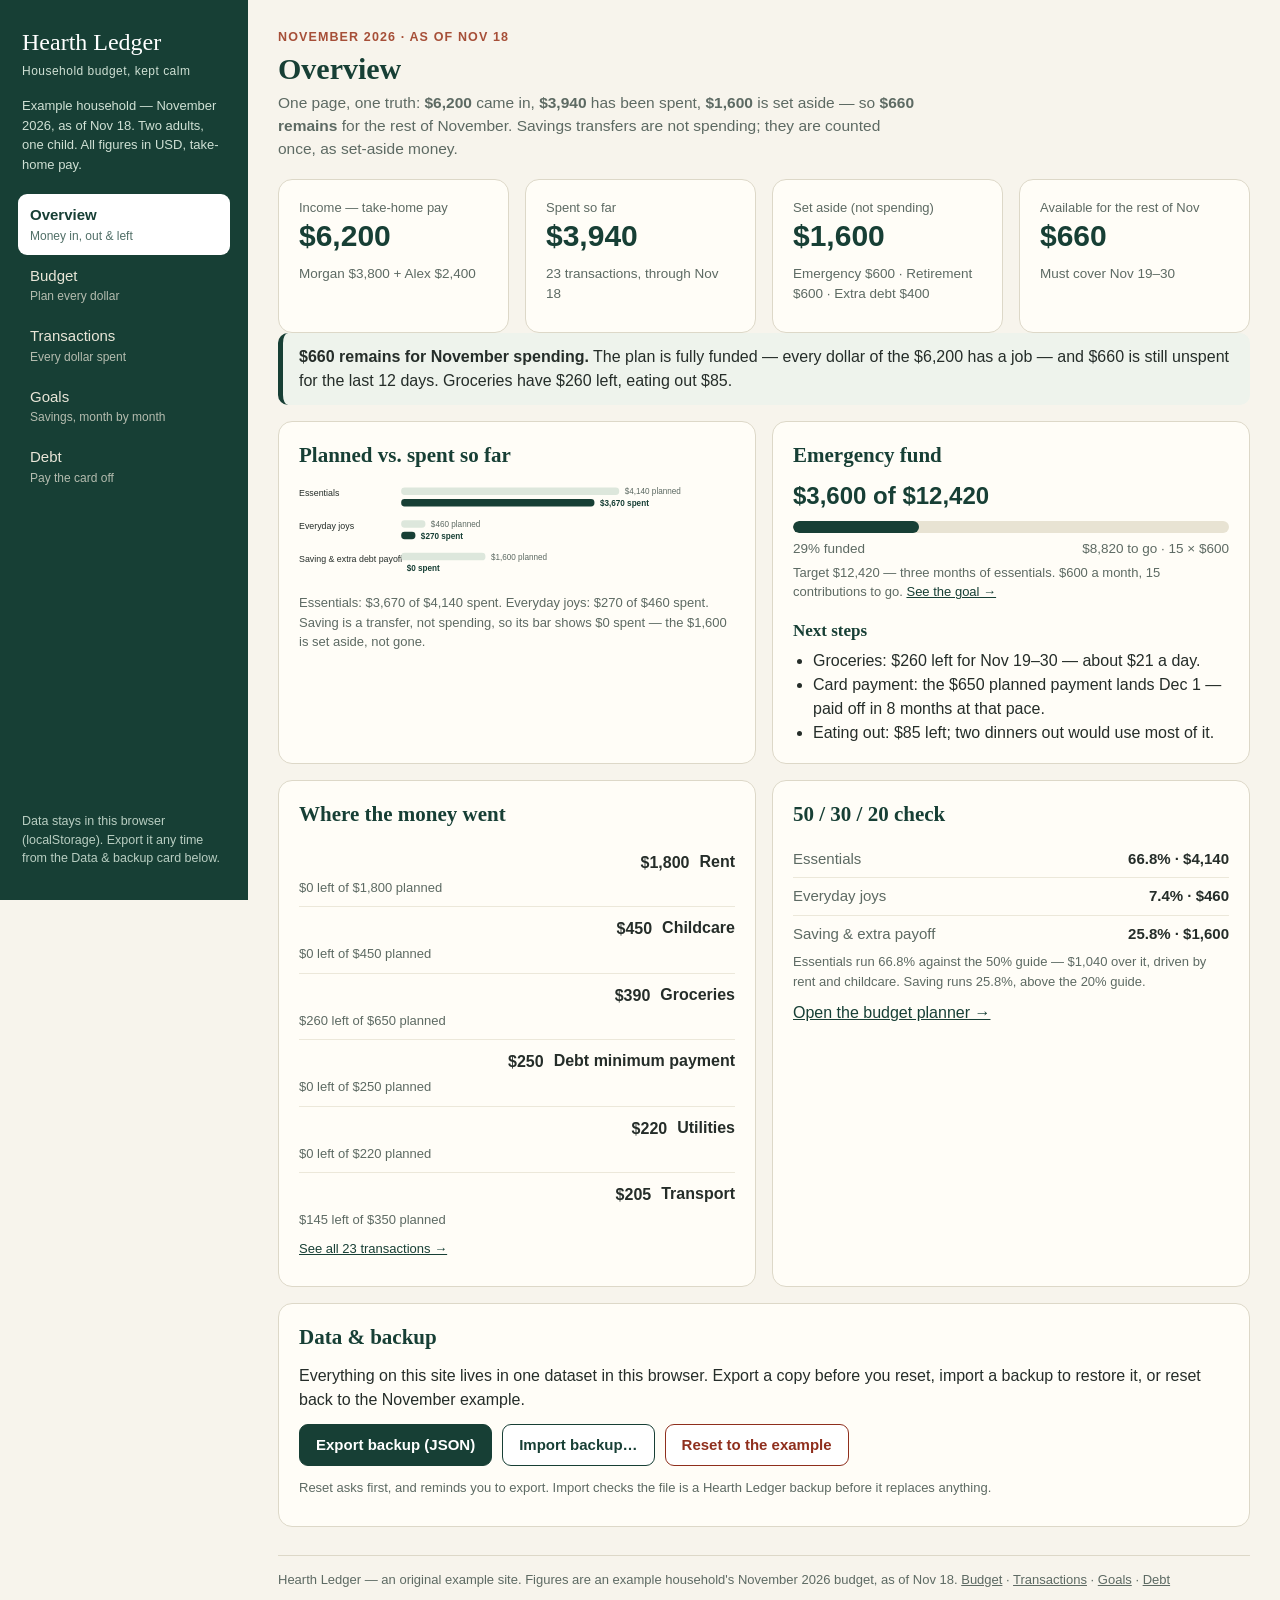
<file: app/index.html>
<!DOCTYPE html>
<html lang="en">
<head>
<meta charset="utf-8">
<meta name="viewport" content="width=device-width, initial-scale=1">
<title>Hearth Ledger — Household Budget Overview</title>
<meta name="description" content="Hearth Ledger: one household's November 2026 budget — income, spending, savings and debt, all from a single example dataset.">
<link rel="stylesheet" href="css/style.css">
</head>
<body>
<div class="shell">
  <aside class="sidebar">
    <div class="brand">Hearth Ledger<small>Household budget, kept calm</small></div>
    <p class="side-note">Example household — November 2026, as of Nov 18. Two adults, one child. All figures in USD, take-home pay.</p>
    <nav aria-label="Main">
      <a href="index.html" class="active">Overview<span class="nav-sub">Money in, out &amp; left</span></a>
      <a href="budget.html">Budget<span class="nav-sub">Plan every dollar</span></a>
      <a href="transactions.html">Transactions<span class="nav-sub">Every dollar spent</span></a>
      <a href="goals.html">Goals<span class="nav-sub">Savings, month by month</span></a>
      <a href="debt.html">Debt<span class="nav-sub">Pay the card off</span></a>
    </nav>
    <p class="side-foot">Data stays in this browser (localStorage). Export it any time from the Data &amp; backup card below.</p>
  </aside>
  <main>
    <div class="wrap">
      <header class="page-head">
        <p class="eyebrow">November 2026 · as of Nov 18</p>
        <h1>Overview</h1>
        <p class="lede">One page, one truth: <strong>$6,200</strong> came in, <strong>$3,940</strong> has been spent, <strong>$1,600</strong> is set aside — so <strong>$660 remains</strong> for the rest of November. Savings transfers are not spending; they are counted once, as set-aside money.</p>
      </header>

      <div class="grid grid-4" id="stat-cards" aria-label="Month at a glance"></div>

      <div class="callout" id="available-callout" role="status"></div>

      <div class="grid grid-2" style="margin-top:16px">
        <section class="card">
          <h2>Planned vs. spent so far</h2>
          <div id="plan-chart"></div>
          <p class="chart-note" id="plan-note"></p>
        </section>
        <section class="card">
          <h2>Emergency fund</h2>
          <p><span class="stat-value small num" id="ef-value"></span></p>
          <div class="bar-track" aria-hidden="true"><div class="bar-fill" id="ef-bar"></div></div>
          <div class="progress-row"><span id="ef-progress"></span><span id="ef-left"></span></div>
          <p class="hint">Target $12,420 — three months of essentials. $600 a month, 15 contributions to go. <a href="goals.html">See the goal →</a></p>
          <h3 style="margin-top:16px">Next steps</h3>
          <ul id="next-steps" style="margin:0;padding-left:20px"></ul>
        </section>
      </div>

      <div class="grid grid-2" style="margin-top:16px">
        <section class="card">
          <h2>Where the money went</h2>
          <div id="top-spending"></div>
          <p class="hint"><a href="transactions.html">See all 23 transactions →</a></p>
        </section>
        <section class="card">
          <h2>50 / 30 / 20 check</h2>
          <div id="split-mini"></div>
          <p class="hint" id="split-note"></p>
          <p><a href="budget.html">Open the budget planner →</a></p>
        </section>
      </div>

      <section class="card" style="margin-top:16px" id="backup">
        <h2>Data &amp; backup</h2>
        <p>Everything on this site lives in one dataset in this browser. Export a copy before you reset, import a backup to restore it, or reset back to the November example.</p>
        <div class="toolbar">
          <button type="button" id="btn-export">Export backup (JSON)</button>
          <button type="button" class="btn-secondary" id="btn-import">Import backup…</button>
          <input type="file" id="file-import" accept="application/json,.json" class="hidden" aria-label="Choose a backup file">
          <button type="button" class="btn-danger" id="btn-reset">Reset to the example</button>
        </div>
        <p class="notice hidden" id="backup-notice" role="status"></p>
        <p class="hint">Reset asks first, and reminds you to export. Import checks the file is a Hearth Ledger backup before it replaces anything.</p>
      </section>

      <footer class="page-foot">
        Hearth Ledger — an original example site. Figures are an example household's November 2026 budget, as of Nov 18. <a href="budget.html">Budget</a> · <a href="transactions.html">Transactions</a> · <a href="goals.html">Goals</a> · <a href="debt.html">Debt</a>
      </footer>
    </div>
  </main>
</div>
<nav class="bottomnav" aria-label="Main">
  <a href="index.html" class="active">Overview</a>
  <a href="budget.html">Budget</a>
  <a href="transactions.html">Transactions</a>
  <a href="goals.html">Goals</a>
  <a href="debt.html">Debt</a>
</nav>
<script type="module" src="js/overview.js"></script>
</body>
</html>
</file>
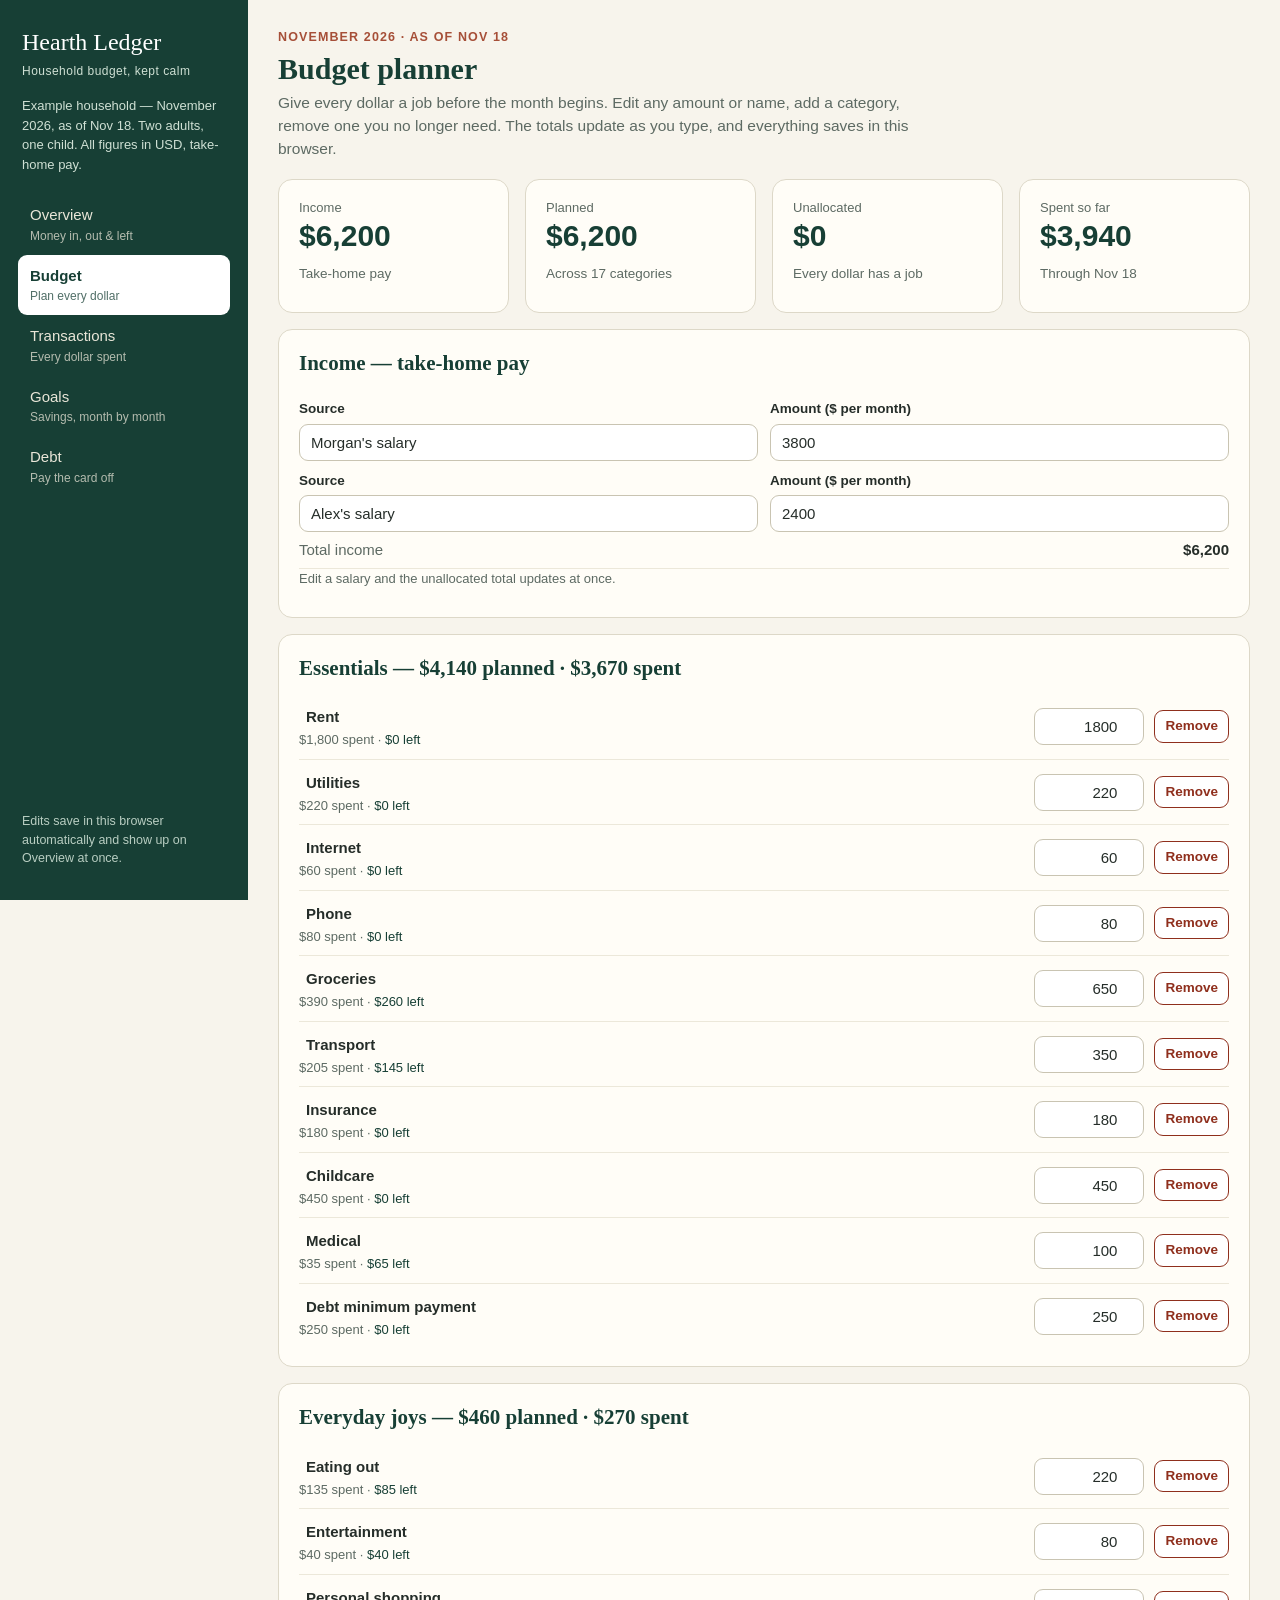
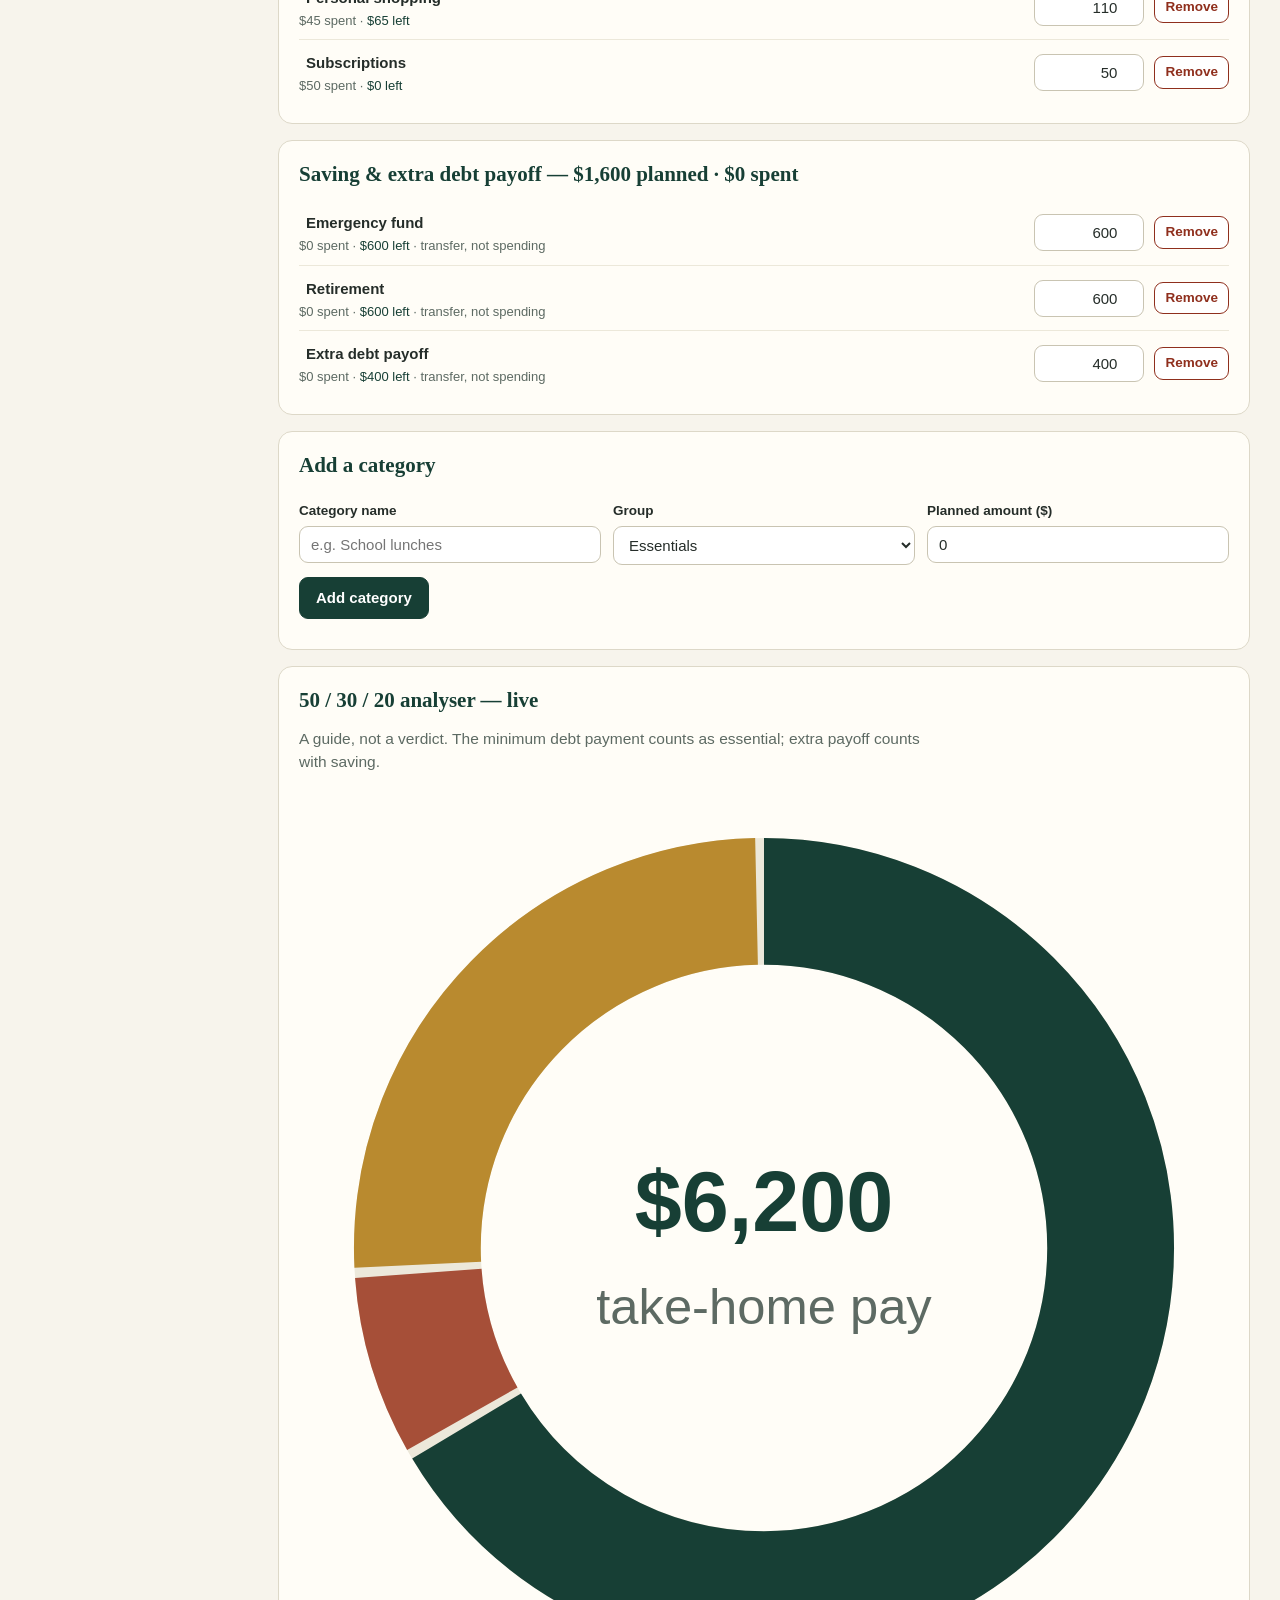
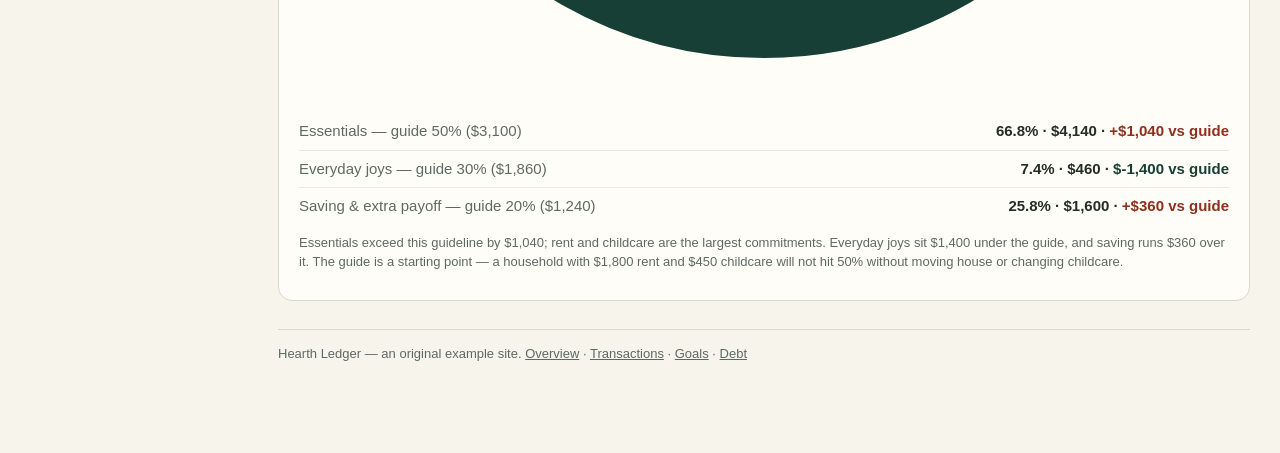
<file: app/budget.html>
<!DOCTYPE html>
<html lang="en">
<head>
<meta charset="utf-8">
<meta name="viewport" content="width=device-width, initial-scale=1">
<title>Hearth Ledger — Budget Planner</title>
<meta name="description" content="Plan every dollar of the household's November 2026 income: edit categories, watch the unallocated total, and check the 50/30/20 split live.">
<link rel="stylesheet" href="css/style.css">
</head>
<body>
<div class="shell">
  <aside class="sidebar">
    <div class="brand">Hearth Ledger<small>Household budget, kept calm</small></div>
    <p class="side-note">Example household — November 2026, as of Nov 18. Two adults, one child. All figures in USD, take-home pay.</p>
    <nav aria-label="Main">
      <a href="index.html">Overview<span class="nav-sub">Money in, out &amp; left</span></a>
      <a href="budget.html" class="active">Budget<span class="nav-sub">Plan every dollar</span></a>
      <a href="transactions.html">Transactions<span class="nav-sub">Every dollar spent</span></a>
      <a href="goals.html">Goals<span class="nav-sub">Savings, month by month</span></a>
      <a href="debt.html">Debt<span class="nav-sub">Pay the card off</span></a>
    </nav>
    <p class="side-foot">Edits save in this browser automatically and show up on Overview at once.</p>
  </aside>
  <main>
    <div class="wrap">
      <header class="page-head">
        <p class="eyebrow">November 2026 · as of Nov 18</p>
        <h1>Budget planner</h1>
        <p class="lede">Give every dollar a job before the month begins. Edit any amount or name, add a category, remove one you no longer need. The totals update as you type, and everything saves in this browser.</p>
      </header>

      <div class="grid grid-4" id="budget-stats" aria-label="Budget totals"></div>
      <div class="callout hidden" id="over-callout" role="alert"></div>

      <section class="card" style="margin-top:16px">
        <h2>Income — take-home pay</h2>
        <div id="income-list"></div>
        <div class="kv"><span class="k">Total income</span><span class="v num" id="income-total"></span></div>
        <p class="hint">Edit a salary and the unallocated total updates at once.</p>
      </section>

      <div id="group-sections"></div>

      <section class="card" style="margin-top:16px">
        <h2>Add a category</h2>
        <form id="add-form">
          <div class="form-row-3">
            <div><label for="new-name">Category name</label><input type="text" id="new-name" maxlength="40" placeholder="e.g. School lunches" required></div>
            <div><label for="new-group">Group</label>
              <select id="new-group"><option value="essential">Essentials</option><option value="fun">Everyday joys</option><option value="saving">Saving &amp; extra debt payoff</option></select>
            </div>
            <div><label for="new-amount">Planned amount ($)</label><input type="number" id="new-amount" min="0" step="1" value="0" required></div>
          </div>
          <div class="toolbar"><button type="submit">Add category</button></div>
        </form>
        <p class="notice hidden" id="add-notice" role="status"></p>
      </section>

      <section class="card" style="margin-top:16px">
        <h2>50 / 30 / 20 analyser — live</h2>
        <p class="lede">A guide, not a verdict. The minimum debt payment counts as essential; extra payoff counts with saving.</p>
        <div id="split-chart"></div>
        <div id="split-rows"></div>
        <p class="chart-note" id="split-verdict"></p>
      </section>

      <footer class="page-foot">
        Hearth Ledger — an original example site. <a href="index.html">Overview</a> · <a href="transactions.html">Transactions</a> · <a href="goals.html">Goals</a> · <a href="debt.html">Debt</a>
      </footer>
    </div>
  </main>
</div>
<nav class="bottomnav" aria-label="Main">
  <a href="index.html">Overview</a>
  <a href="budget.html" class="active">Budget</a>
  <a href="transactions.html">Transactions</a>
  <a href="goals.html">Goals</a>
  <a href="debt.html">Debt</a>
</nav>
<script type="module" src="js/budget.js"></script>
</body>
</html>
</file>
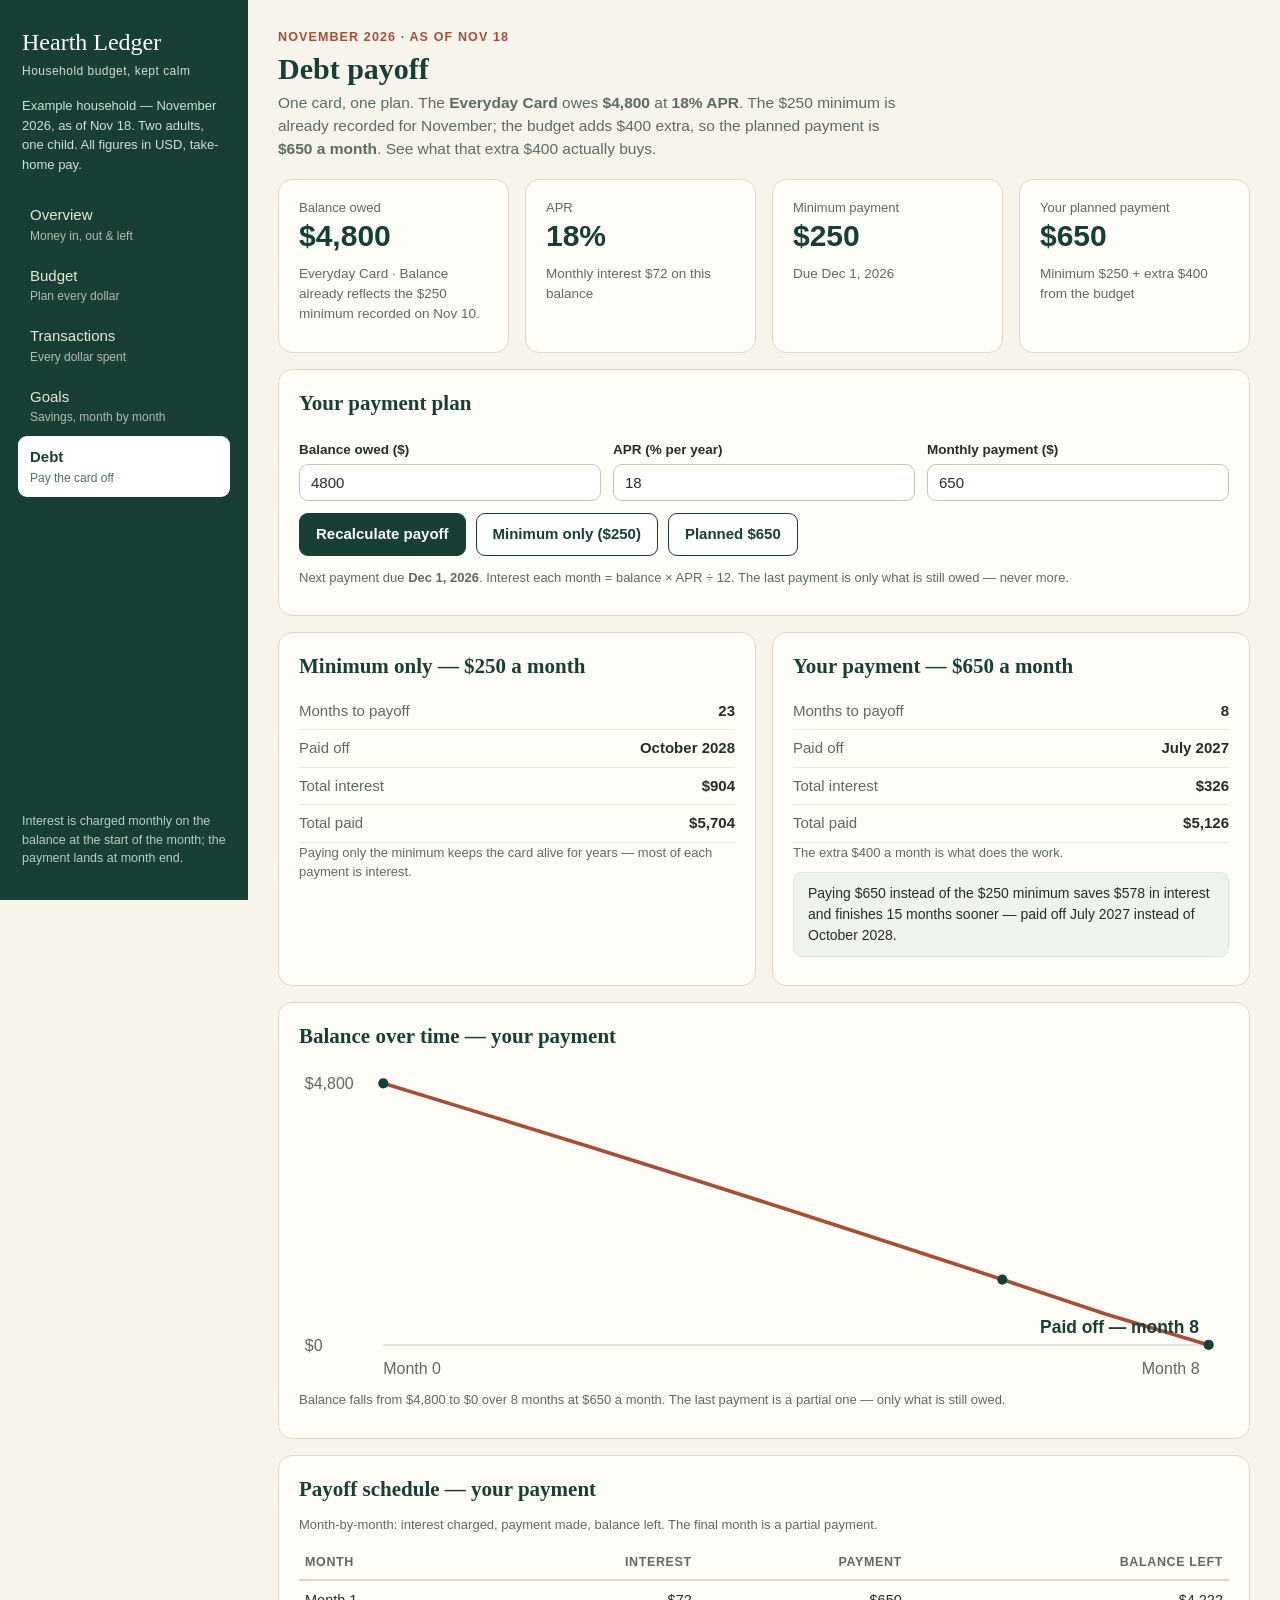
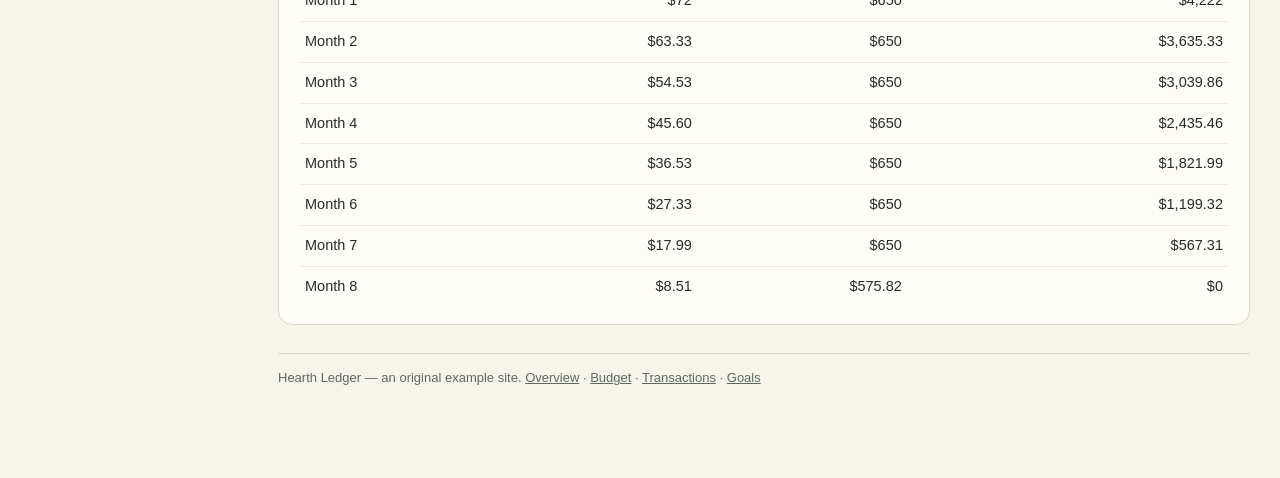
<file: app/debt.html>
<!DOCTYPE html>
<html lang="en">
<head>
<meta charset="utf-8">
<meta name="viewport" content="width=device-width, initial-scale=1">
<title>Hearth Ledger — Debt Payoff</title>
<meta name="description" content="Pay off the household's Everyday Card: compare paying only the minimum with a chosen monthly payment — months to payoff, total interest, interest saved.">
<link rel="stylesheet" href="css/style.css">
</head>
<body>
<div class="shell">
  <aside class="sidebar">
    <div class="brand">Hearth Ledger<small>Household budget, kept calm</small></div>
    <p class="side-note">Example household — November 2026, as of Nov 18. Two adults, one child. All figures in USD, take-home pay.</p>
    <nav aria-label="Main">
      <a href="index.html">Overview<span class="nav-sub">Money in, out &amp; left</span></a>
      <a href="budget.html">Budget<span class="nav-sub">Plan every dollar</span></a>
      <a href="transactions.html">Transactions<span class="nav-sub">Every dollar spent</span></a>
      <a href="goals.html">Goals<span class="nav-sub">Savings, month by month</span></a>
      <a href="debt.html" class="active">Debt<span class="nav-sub">Pay the card off</span></a>
    </nav>
    <p class="side-foot">Interest is charged monthly on the balance at the start of the month; the payment lands at month end.</p>
  </aside>
  <main>
    <div class="wrap">
      <header class="page-head">
        <p class="eyebrow">November 2026 · as of Nov 18</p>
        <h1>Debt payoff</h1>
        <p class="lede">One card, one plan. The <strong>Everyday Card</strong> owes <strong>$4,800</strong> at <strong>18% APR</strong>. The $250 minimum is already recorded for November; the budget adds $400 extra, so the planned payment is <strong>$650 a month</strong>. See what that extra $400 actually buys.</p>
      </header>

      <div class="grid grid-4" id="debt-stats" aria-label="Debt at a glance"></div>

      <section class="card" style="margin-top:16px">
        <h2>Your payment plan</h2>
        <form id="debt-form">
          <div class="form-row-3">
            <div><label for="d-balance">Balance owed ($)</label><input type="number" id="d-balance" min="0" step="1" value="4800"></div>
            <div><label for="d-apr">APR (% per year)</label><input type="number" id="d-apr" min="0" max="60" step="0.1" value="18"></div>
            <div><label for="d-payment">Monthly payment ($)</label><input type="number" id="d-payment" min="0" step="1" value="650"></div>
          </div>
          <div class="toolbar"><button type="submit">Recalculate payoff</button><button type="button" class="btn-secondary" id="btn-min">Minimum only ($250)</button><button type="button" class="btn-secondary" id="btn-plan">Planned $650</button></div>
        </form>
        <p class="hint">Next payment due <strong>Dec 1, 2026</strong>. Interest each month = balance × APR ÷ 12. The last payment is only what is still owed — never more.</p>
        <p class="notice warn hidden" id="debt-warning" role="alert"></p>
      </section>

      <div class="grid grid-2" style="margin-top:16px">
        <section class="card">
          <h2>Minimum only — $250 a month</h2>
          <div id="min-result"></div>
        </section>
        <section class="card">
          <h2>Your payment — <span id="your-pay-label">$650</span> a month</h2>
          <div id="your-result"></div>
        </section>
      </div>

      <section class="card" style="margin-top:16px">
        <h2>Balance over time — your payment</h2>
        <div id="debt-chart"></div>
        <p class="chart-note" id="debt-chart-note"></p>
      </section>

      <section class="card" style="margin-top:16px">
        <h2>Payoff schedule — your payment</h2>
        <p class="hint">Month-by-month: interest charged, payment made, balance left. The final month is a partial payment.</p>
        <div style="overflow-x:auto">
        <table class="responsive" id="schedule-table">
          <thead><tr><th>Month</th><th class="amt">Interest</th><th class="amt">Payment</th><th class="amt">Balance left</th></tr></thead>
          <tbody id="schedule-body"></tbody>
        </table>
        </div>
        <p class="notice hidden" id="schedule-empty">No schedule yet — the payment is too small to cover the interest, so the balance never falls. Raise the payment above the monthly interest.</p>
      </section>

      <footer class="page-foot">
        Hearth Ledger — an original example site. <a href="index.html">Overview</a> · <a href="budget.html">Budget</a> · <a href="transactions.html">Transactions</a> · <a href="goals.html">Goals</a>
      </footer>
    </div>
  </main>
</div>
<nav class="bottomnav" aria-label="Main">
  <a href="index.html">Overview</a>
  <a href="budget.html">Budget</a>
  <a href="transactions.html">Transactions</a>
  <a href="goals.html">Goals</a>
  <a href="debt.html" class="active">Debt</a>
</nav>
<script type="module" src="js/debt.js"></script>
</body>
</html>
</file>
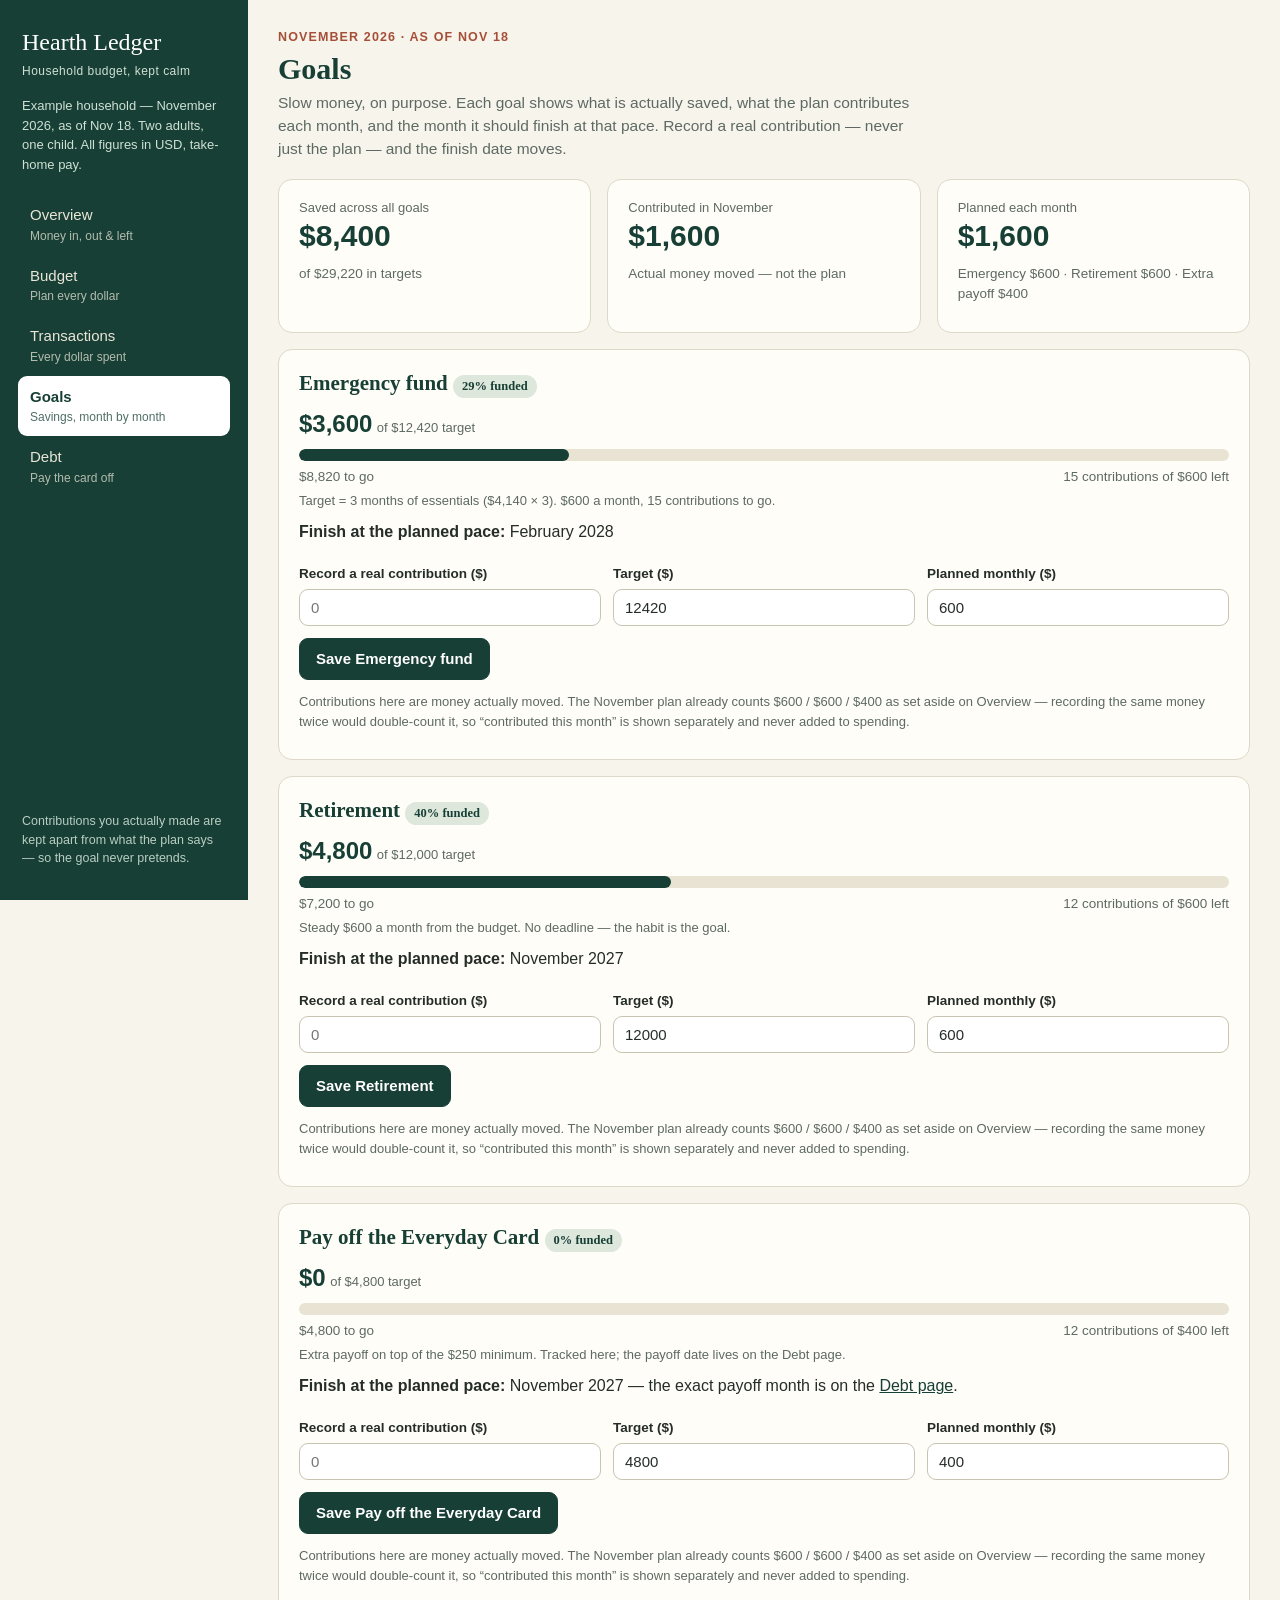
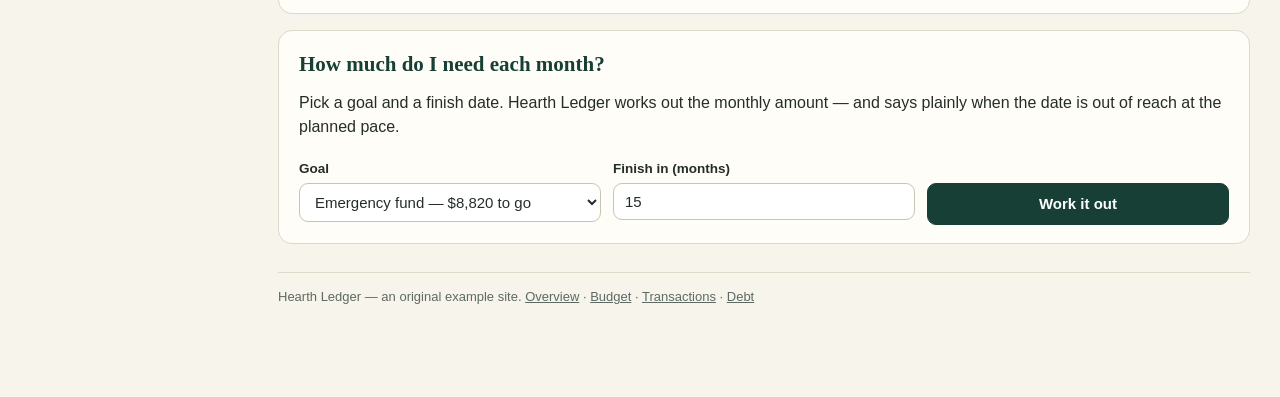
<file: app/goals.html>
<!DOCTYPE html>
<html lang="en">
<head>
<meta charset="utf-8">
<meta name="viewport" content="width=device-width, initial-scale=1">
<title>Hearth Ledger — Goals</title>
<meta name="description" content="Track the household's savings goals: emergency fund, retirement and paying off the card — actual contributions kept separate from the plan.">
<link rel="stylesheet" href="css/style.css">
</head>
<body>
<div class="shell">
  <aside class="sidebar">
    <div class="brand">Hearth Ledger<small>Household budget, kept calm</small></div>
    <p class="side-note">Example household — November 2026, as of Nov 18. Two adults, one child. All figures in USD, take-home pay.</p>
    <nav aria-label="Main">
      <a href="index.html">Overview<span class="nav-sub">Money in, out &amp; left</span></a>
      <a href="budget.html">Budget<span class="nav-sub">Plan every dollar</span></a>
      <a href="transactions.html">Transactions<span class="nav-sub">Every dollar spent</span></a>
      <a href="goals.html" class="active">Goals<span class="nav-sub">Savings, month by month</span></a>
      <a href="debt.html">Debt<span class="nav-sub">Pay the card off</span></a>
    </nav>
    <p class="side-foot">Contributions you actually made are kept apart from what the plan says — so the goal never pretends.</p>
  </aside>
  <main>
    <div class="wrap">
      <header class="page-head">
        <p class="eyebrow">November 2026 · as of Nov 18</p>
        <h1>Goals</h1>
        <p class="lede">Slow money, on purpose. Each goal shows what is actually saved, what the plan contributes each month, and the month it should finish at that pace. Record a real contribution — never just the plan — and the finish date moves.</p>
      </header>

      <div class="grid grid-3" id="goal-stats" aria-label="Goals at a glance"></div>

      <div id="goal-cards" style="margin-top:16px"></div>

      <section class="card" style="margin-top:16px">
        <h2>How much do I need each month?</h2>
        <p>Pick a goal and a finish date. Hearth Ledger works out the monthly amount — and says plainly when the date is out of reach at the planned pace.</p>
        <div class="form-row-3">
          <div><label for="plan-goal">Goal</label><select id="plan-goal"></select></div>
          <div><label for="plan-months">Finish in (months)</label><input type="number" id="plan-months" min="1" max="120" step="1" value="15"></div>
          <div><label>&nbsp;</label><button type="button" id="btn-plan" style="width:100%">Work it out</button></div>
        </div>
        <p class="notice hidden" id="plan-result" role="status"></p>
      </section>

      <footer class="page-foot">
        Hearth Ledger — an original example site. <a href="index.html">Overview</a> · <a href="budget.html">Budget</a> · <a href="transactions.html">Transactions</a> · <a href="debt.html">Debt</a>
      </footer>
    </div>
  </main>
</div>
<nav class="bottomnav" aria-label="Main">
  <a href="index.html">Overview</a>
  <a href="budget.html">Budget</a>
  <a href="transactions.html">Transactions</a>
  <a href="goals.html" class="active">Goals</a>
  <a href="debt.html">Debt</a>
</nav>
<script type="module" src="js/goals.js"></script>
</body>
</html>
</file>
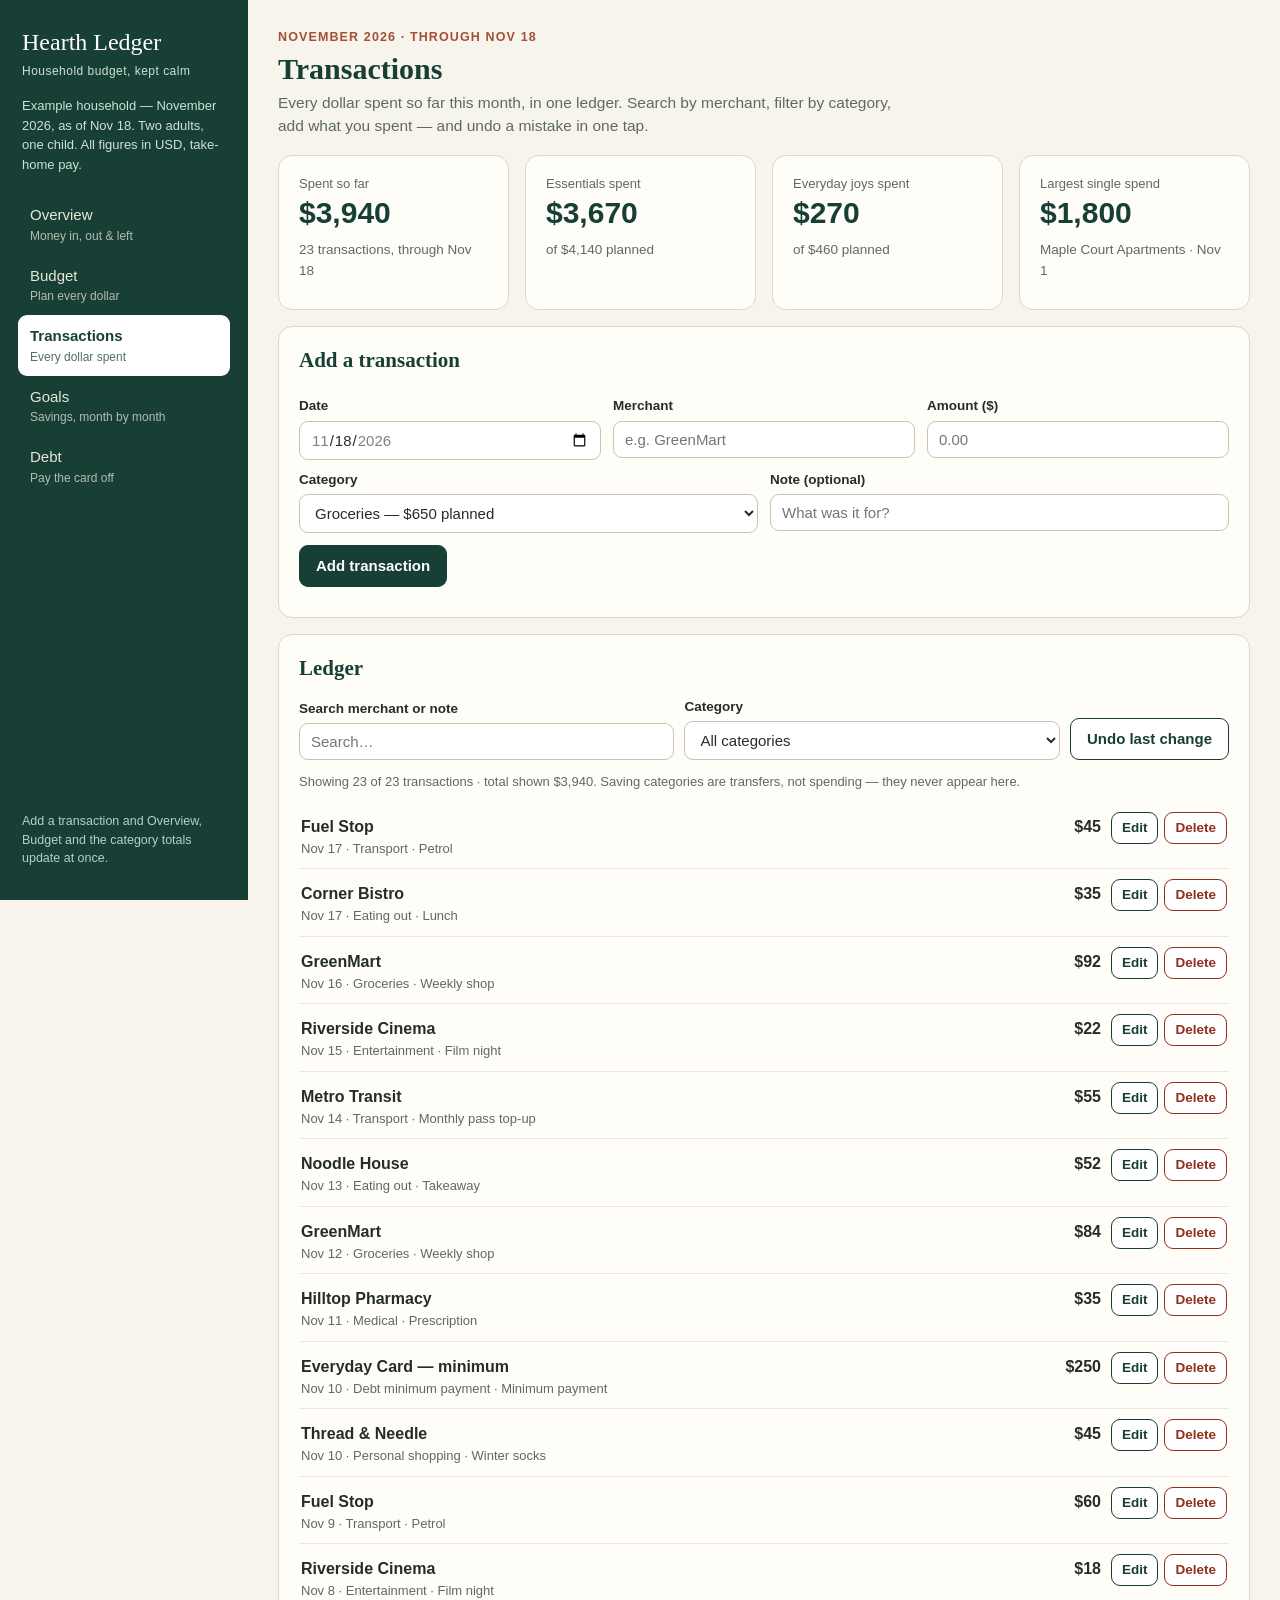
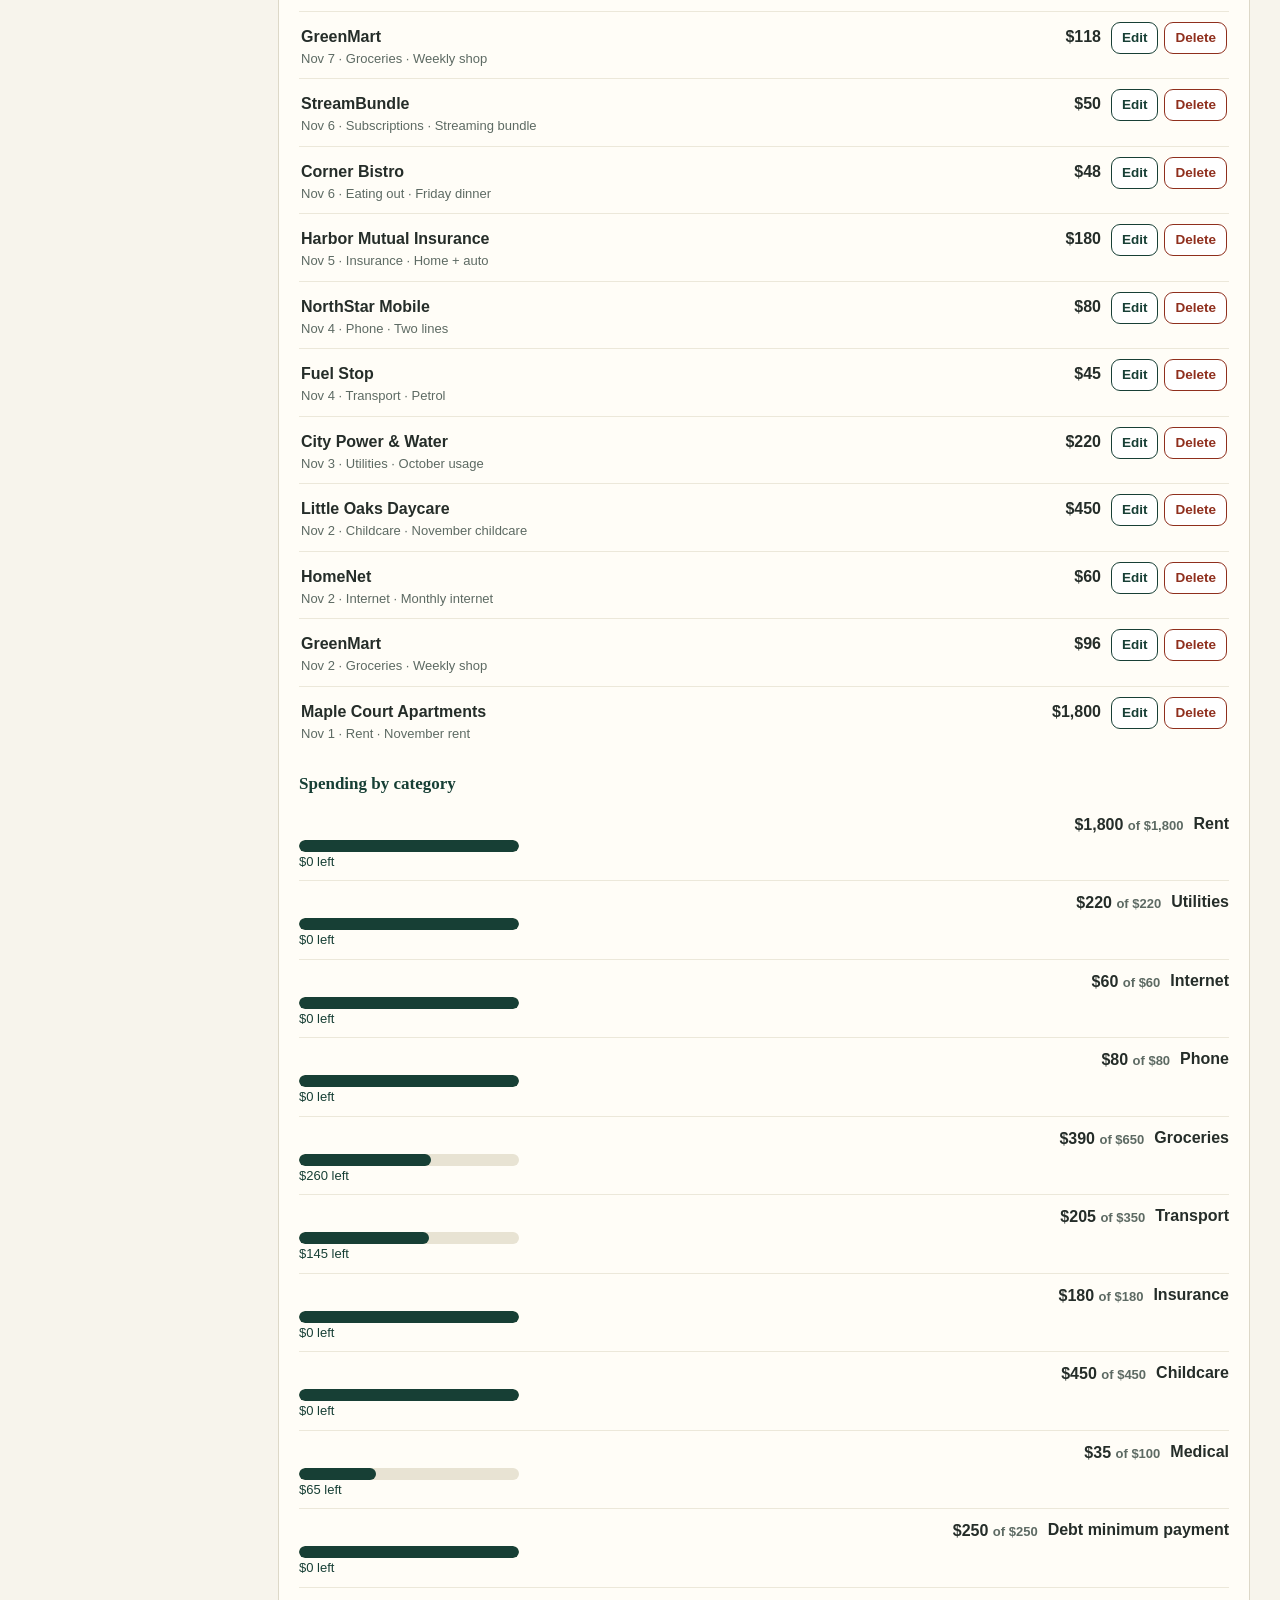
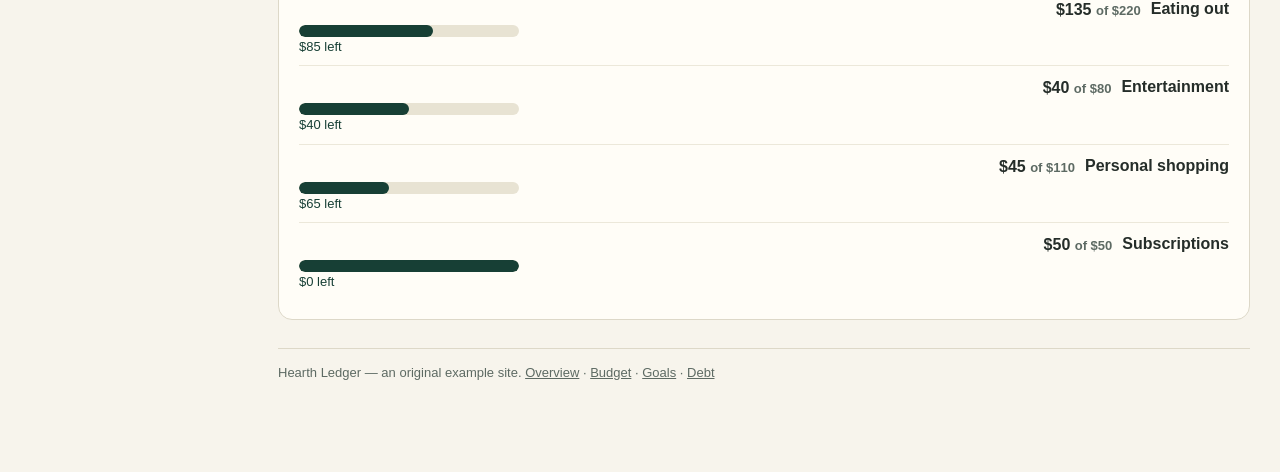
<file: app/transactions.html>
<!DOCTYPE html>
<html lang="en">
<head>
<meta charset="utf-8">
<meta name="viewport" content="width=device-width, initial-scale=1">
<title>Hearth Ledger — Transactions</title>
<meta name="description" content="Every dollar the household spent in November 2026 through Nov 18: search, filter, add, edit and undo transactions.">
<link rel="stylesheet" href="css/style.css">
</head>
<body>
<div class="shell">
  <aside class="sidebar">
    <div class="brand">Hearth Ledger<small>Household budget, kept calm</small></div>
    <p class="side-note">Example household — November 2026, as of Nov 18. Two adults, one child. All figures in USD, take-home pay.</p>
    <nav aria-label="Main">
      <a href="index.html">Overview<span class="nav-sub">Money in, out &amp; left</span></a>
      <a href="budget.html">Budget<span class="nav-sub">Plan every dollar</span></a>
      <a href="transactions.html" class="active">Transactions<span class="nav-sub">Every dollar spent</span></a>
      <a href="goals.html">Goals<span class="nav-sub">Savings, month by month</span></a>
      <a href="debt.html">Debt<span class="nav-sub">Pay the card off</span></a>
    </nav>
    <p class="side-foot">Add a transaction and Overview, Budget and the category totals update at once.</p>
  </aside>
  <main>
    <div class="wrap">
      <header class="page-head">
        <p class="eyebrow">November 2026 · through Nov 18</p>
        <h1>Transactions</h1>
        <p class="lede">Every dollar spent so far this month, in one ledger. Search by merchant, filter by category, add what you spent — and undo a mistake in one tap.</p>
      </header>

      <div class="grid grid-4" id="tx-stats" aria-label="Spending totals"></div>

      <section class="card" style="margin-top:16px">
        <h2>Add a transaction</h2>
        <form id="tx-form">
          <div class="form-row-3">
            <div><label for="f-date">Date</label><input type="date" id="f-date" value="2026-11-18" min="2026-11-01" max="2026-11-30" required></div>
            <div><label for="f-merchant">Merchant</label><input type="text" id="f-merchant" maxlength="60" placeholder="e.g. GreenMart" required></div>
            <div><label for="f-amount">Amount ($)</label><input type="number" id="f-amount" min="0.01" step="0.01" placeholder="0.00" required></div>
          </div>
          <div class="form-row">
            <div><label for="f-category">Category</label><select id="f-category"></select></div>
            <div><label for="f-note">Note (optional)</label><input type="text" id="f-note" maxlength="80" placeholder="What was it for?"></div>
          </div>
          <div class="toolbar"><button type="submit" id="tx-submit">Add transaction</button><button type="button" class="btn-secondary hidden" id="tx-cancel">Cancel edit</button></div>
        </form>
        <p class="notice hidden" id="tx-notice" role="status"></p>
      </section>

      <section class="card" style="margin-top:16px">
        <h2>Ledger</h2>
        <div class="toolbar">
          <div class="field"><label for="q">Search merchant or note</label><input type="text" id="q" placeholder="Search…"></div>
          <div class="field"><label for="f-filter">Category</label><select id="f-filter"><option value="">All categories</option></select></div>
          <button type="button" class="btn-secondary" id="btn-undo" disabled>Undo last change</button>
        </div>
        <p class="hint" id="tx-count"></p>
        <ul class="tx-list" id="tx-list"></ul>
        <p class="notice hidden" id="tx-empty">No transactions match. Try a different search, or add one above.</p>
        <h3 style="margin-top:18px">Spending by category</h3>
        <div id="tx-by-cat"></div>
      </section>

      <footer class="page-foot">
        Hearth Ledger — an original example site. <a href="index.html">Overview</a> · <a href="budget.html">Budget</a> · <a href="goals.html">Goals</a> · <a href="debt.html">Debt</a>
      </footer>
    </div>
  </main>
</div>
<nav class="bottomnav" aria-label="Main">
  <a href="index.html">Overview</a>
  <a href="budget.html">Budget</a>
  <a href="transactions.html" class="active">Transactions</a>
  <a href="goals.html">Goals</a>
  <a href="debt.html">Debt</a>
</nav>
<script type="module" src="js/transactions.js"></script>
</body>
</html>
</file>
<file: app/css/style.css>
/* Hearth Ledger — shared stylesheet. Ivory, evergreen, charcoal, terracotta, sage. */
:root {
  --ivory: #f7f4ec;
  --paper: #fffdf7;
  --evergreen: #173f35;
  --evergreen-soft: #2c5a4d;
  --charcoal: #252d29;
  --muted: #5d6a63;
  --terracotta: #a64f38;
  --terracotta-soft: #f3e2dc;
  --sage: #dde7dc;
  --sage-soft: #eef3ec;
  --gold: #b98a2f;
  --line: #ddd8c8;
  --danger: #8f2f1d;
  --radius: 14px;
}
* { box-sizing: border-box; }
html { -webkit-text-size-adjust: 100%; }
body {
  margin: 0;
  background: var(--ivory);
  color: var(--charcoal);
  font-family: -apple-system, BlinkMacSystemFont, "Segoe UI", Roboto, Helvetica, Arial, sans-serif;
  font-size: 16px;
  line-height: 1.5;
}
h1, h2, h3, .serif { font-family: Georgia, "Times New Roman", serif; color: var(--evergreen); }
h1 { font-size: 30px; line-height: 1.2; margin: 0 0 4px; }
h2 { font-size: 21px; margin: 0 0 10px; }
h3 { font-size: 17px; margin: 0 0 6px; }
p { margin: 0 0 10px; }
a { color: var(--evergreen); }
.num { font-variant-numeric: tabular-nums; font-feature-settings: "tnum"; }
.money { font-variant-numeric: tabular-nums; font-weight: 700; }

/* ---- layout: sidebar desktop, bottom nav phone ---- */
.shell { display: flex; min-height: 100vh; }
.sidebar {
  width: 248px; flex: 0 0 248px; background: var(--evergreen); color: #f2efe4;
  padding: 22px 18px; position: sticky; top: 0; height: 100vh;
  display: flex; flex-direction: column; gap: 6px;
}
.brand { font-family: Georgia, serif; font-size: 24px; color: #fff; margin: 2px 4px 2px; }
.brand small { display: block; font-family: -apple-system, sans-serif; font-size: 12px; color: #cfe0d4; letter-spacing: .04em; margin-top: 2px; }
.side-note { font-size: 13px; color: #cfe0d4; margin: 8px 4px 14px; }
.sidebar nav a {
  display: block; color: #e9e6d8; text-decoration: none; padding: 10px 12px;
  border-radius: 9px; font-size: 15px;
}
.sidebar nav a:hover { background: var(--evergreen-soft); }
.sidebar nav a.active { background: #fff; color: var(--evergreen); font-weight: 700; }
.sidebar nav a .nav-sub { display: block; font-size: 12px; color: inherit; opacity: .75; font-weight: 400; }
.side-foot { margin-top: auto; font-size: 12.5px; color: #b9cec2; padding: 0 4px; }
main { flex: 1; min-width: 0; padding: 28px 30px 90px; }
.wrap { max-width: 1020px; margin: 0 auto; }
.page-head { margin-bottom: 18px; }
.lede { color: var(--muted); font-size: 15.5px; max-width: 640px; }
.eyebrow { font-size: 12.5px; letter-spacing: .09em; text-transform: uppercase; color: var(--terracotta); font-weight: 700; margin-bottom: 4px; }

/* ---- cards, grids ---- */
.grid { display: grid; gap: 16px; }
.grid-4 { grid-template-columns: repeat(4, 1fr); }
.grid-2 { grid-template-columns: 1fr 1fr; }
.grid-3 { grid-template-columns: repeat(3, 1fr); }
.card {
  background: var(--paper); border: 1px solid var(--line); border-radius: var(--radius);
  padding: 18px 20px;
}
.card h2 { margin-top: 0; }
.stat-label { font-size: 13px; color: var(--muted); margin-bottom: 2px; }
.stat-value { font-size: 30px; font-weight: 800; color: var(--evergreen); line-height: 1.15; }
.stat-value.small { font-size: 24px; }
.stat-sub { font-size: 13.5px; color: var(--muted); margin-top: 4px; }
.stat-value.warn { color: var(--terracotta); }
.callout {
  border-left: 5px solid var(--terracotta); background: var(--terracotta-soft);
  border-radius: 10px; padding: 12px 16px; margin: 0 0 16px;
}
.callout.good { border-left-color: var(--evergreen); background: var(--sage-soft); }
.callout p { margin: 0; }
.pill {
  display: inline-block; font-size: 12.5px; font-weight: 700; padding: 2px 9px;
  border-radius: 999px; background: var(--sage); color: var(--evergreen);
}
.pill.warn { background: var(--terracotta-soft); color: var(--danger); }
.pill.neutral { background: #ece7d8; color: var(--charcoal); }

/* ---- bars, progress ---- */
.bar-track { height: 12px; background: #e8e3d3; border-radius: 99px; overflow: hidden; }
.bar-fill { height: 100%; border-radius: 99px; background: var(--evergreen); }
.bar-fill.terra { background: var(--terracotta); }
.bar-fill.gold { background: var(--gold); }
.bar-fill.sage { background: #7fa08b; }
.progress-row { display: flex; justify-content: space-between; font-size: 13.5px; color: var(--muted); margin: 6px 0 4px; }
.budget-row { display: grid; grid-template-columns: 1fr auto; gap: 2px 10px; padding: 9px 0; border-bottom: 1px solid #ece8da; }
.budget-row:last-child { border-bottom: 0; }
.budget-row .cat-name { font-weight: 650; }
.budget-row .cat-meta { font-size: 13px; color: var(--muted); grid-column: 1; }
.budget-row .cat-amt { text-align: right; grid-row: 1 / span 2; align-self: center; }
.over { color: var(--danger); font-weight: 700; }
.under { color: var(--evergreen); }

/* ---- tables / lists ---- */
table { width: 100%; border-collapse: collapse; font-size: 14.5px; }
th { text-align: left; font-size: 12.5px; text-transform: uppercase; letter-spacing: .05em; color: var(--muted); padding: 8px 6px; border-bottom: 2px solid var(--line); }
td { padding: 9px 6px; border-bottom: 1px solid #ece8da; vertical-align: top; }
tr:last-child td { border-bottom: 0; }
td.amt, th.amt { text-align: right; }
.tx-list { list-style: none; margin: 0; padding: 0; }
.tx-list li { display: flex; gap: 10px; align-items: baseline; padding: 10px 2px; border-bottom: 1px solid #ece8da; }
.tx-list li:last-child { border-bottom: 0; }
.tx-main { flex: 1; min-width: 0; }
.tx-merchant { font-weight: 650; }
.tx-meta { font-size: 13px; color: var(--muted); }
.tx-amt { font-weight: 700; white-space: nowrap; }
.tx-actions { display: flex; gap: 6px; }

/* ---- forms & buttons ---- */
label { display: block; font-size: 13.5px; font-weight: 650; margin: 10px 0 4px; }
input[type="text"], input[type="number"], input[type="date"], input[type="month"], select, textarea {
  width: 100%; padding: 9px 11px; font-size: 15px; border: 1.5px solid #c9c4b2;
  border-radius: 9px; background: #fff; color: var(--charcoal); font-family: inherit;
}
input:focus, select:focus, textarea:focus { outline: 2px solid var(--evergreen); outline-offset: 1px; border-color: var(--evergreen); }
input.inline-amt { width: 110px; text-align: right; }
.form-row { display: grid; grid-template-columns: 1fr 1fr; gap: 12px; }
.form-row-3 { display: grid; grid-template-columns: 1fr 1fr 1fr; gap: 12px; }
button, .btn {
  font: inherit; font-size: 15px; font-weight: 650; cursor: pointer;
  padding: 9px 16px; border-radius: 9px; border: 1.5px solid var(--evergreen);
  background: var(--evergreen); color: #fff; text-decoration: none; display: inline-block;
}
button:hover, .btn:hover { background: var(--evergreen-soft); }
.btn-secondary { background: #fff; color: var(--evergreen); }
.btn-secondary:hover { background: var(--sage-soft); }
.btn-danger { background: #fff; color: var(--danger); border-color: var(--danger); }
.btn-danger:hover { background: var(--terracotta-soft); }
.btn-small { padding: 5px 10px; font-size: 13.5px; }
.btn-terra { background: var(--terracotta); border-color: var(--terracotta); }
.btn-terra:hover { background: #8f3f2c; }
.toolbar { display: flex; gap: 10px; flex-wrap: wrap; align-items: end; margin: 12px 0; }
.toolbar .field { flex: 1; min-width: 150px; }
.toolbar .field label { margin-top: 0; }
.hint { font-size: 13px; color: var(--muted); }
.notice { font-size: 14px; padding: 10px 14px; border-radius: 9px; background: var(--sage-soft); border: 1px solid var(--sage); margin: 10px 0; }
.notice.warn { background: var(--terracotta-soft); border-color: #e0b8ac; }
.hidden { display: none !important; }
footer.page-foot { margin-top: 28px; font-size: 13px; color: var(--muted); border-top: 1px solid var(--line); padding-top: 14px; }
footer.page-foot a { color: var(--muted); }
.kv { display: flex; justify-content: space-between; gap: 12px; padding: 7px 0; border-bottom: 1px solid #ece8da; font-size: 15px; }
.kv:last-child { border-bottom: 0; }
.kv .k { color: var(--muted); }
.kv .v { font-weight: 700; text-align: right; }
.chart-note { font-size: 13px; color: var(--muted); margin-top: 8px; }
.legend { display: flex; gap: 16px; flex-wrap: wrap; font-size: 13.5px; margin-top: 8px; }
.legend span::before { content: ""; display: inline-block; width: 11px; height: 11px; border-radius: 3px; margin-right: 6px; background: var(--evergreen); }
.legend .l2::before { background: var(--terracotta); }
.legend .l3::before { background: var(--gold); }
.legend .l4::before { background: #7fa08b; }
.bottomnav { display: none; }
svg text { font-family: -apple-system, sans-serif; }

/* ---- phone ---- */
@media (max-width: 860px) {
  .sidebar { display: none; }
  main { padding: 18px 14px 110px; }
  h1 { font-size: 25px; }
  .grid-4, .grid-3 { grid-template-columns: 1fr 1fr; }
  .grid-2 { grid-template-columns: 1fr; }
  .form-row, .form-row-3 { grid-template-columns: 1fr; }
  .stat-value { font-size: 25px; }
  .bottomnav {
    display: flex; position: fixed; left: 0; right: 0; bottom: 0; z-index: 20;
    background: var(--evergreen); padding: 6px 2px calc(6px + env(safe-area-inset-bottom));
    justify-content: space-around;
  }
  .bottomnav a {
    color: #dfe8dd; text-decoration: none; font-size: 12px; text-align: center;
    padding: 6px 4px; border-radius: 8px; flex: 1;
  }
  .bottomnav a.active { background: #fff; color: var(--evergreen); font-weight: 700; }
  table.responsive thead { display: none; }
  table.responsive, table.responsive tbody, table.responsive tr, table.responsive td { display: block; width: 100%; }
  table.responsive tr { border-bottom: 2px solid var(--line); padding: 6px 0; }
  table.responsive td { border-bottom: 0; padding: 3px 2px; }
  table.responsive td.amt { text-align: left; font-size: 16px; }
}
@media (max-width: 480px) {
  .grid-4 { grid-template-columns: 1fr 1fr; }
}
</file>
